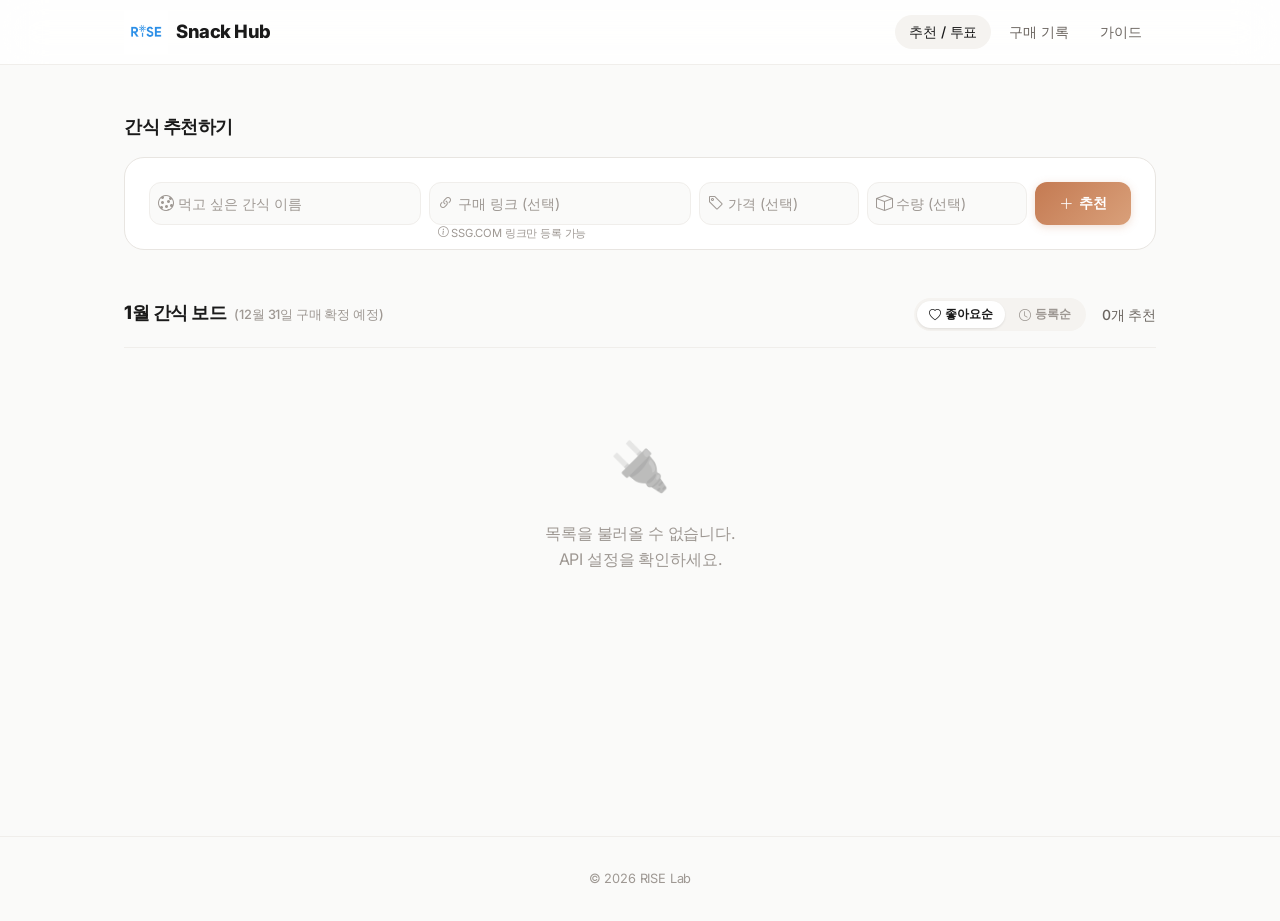
<file: index.html>
<!DOCTYPE html>
<html lang="ko">
<head>
  <meta charset="utf-8">
  <meta name="viewport" content="width=device-width, initial-scale=1">
  <meta name="color-scheme" content="light">
  <title>RISE Lab Snack Hub</title>
  <link rel="preconnect" href="https://fonts.googleapis.com">
  <link rel="preconnect" href="https://fonts.gstatic.com" crossorigin>
  <link href="https://fonts.googleapis.com/css2?family=Inter:wght@300;400;500;600;700;800;900&display=swap" rel="stylesheet">
  <link rel="stylesheet" href="https://cdn.jsdelivr.net/npm/bootstrap-icons@1.11.3/font/bootstrap-icons.min.css">
  <link rel="stylesheet" href="css/style.css">
</head>
<body>

<header class="glass-nav">
  <div class="container nav-inner">
    <a href="index.html" class="logo">
      <img src="assets/rise-logo.png" alt="RISE" class="logo-img">
      <span class="logo-text">Snack Hub</span>
    </a>
    <nav class="nav-links" id="nav-links">
      <a href="index.html" class="nav-link active">추천 / 투표</a>
      <a href="history.html" class="nav-link">구매 기록</a>
      <a href="guide.html" class="nav-link">가이드</a>
    </nav>
    <button class="nav-toggle" id="nav-toggle" aria-label="메뉴">
      <i class="bi bi-list"></i>
    </button>
  </div>
</header>

<main class="main-content">
  <div class="container">

    <h2 class="section-label">간식 추천하기</h2>
    <div class="suggest-bar">
      <form id="suggest-form" class="suggest-form">
        <div class="suggest-form-row">
          <div class="suggest-input-group grow">
            <i class="bi bi-cookie"></i>
            <input type="text" class="suggest-input" id="input-snack" required placeholder="먹고 싶은 간식 이름">
          </div>
          <div class="suggest-input-group">
            <i class="bi bi-link-45deg"></i>
            <input type="url" class="suggest-input" id="input-link" placeholder="구매 링크 (선택)">
            <span class="input-hint"><i class="bi bi-info-circle"></i> SSG.COM 링크만 등록 가능</span>
          </div>
          <div class="suggest-input-group medium">
            <i class="bi bi-tag"></i>
            <input type="number" class="suggest-input" id="input-price" placeholder="가격 (선택)" min="0">
          </div>
          <div class="suggest-input-group medium">
            <i class="bi bi-box"></i>
            <input type="number" class="suggest-input" id="input-qty" placeholder="수량 (선택)" min="1">
          </div>
          <button type="submit" class="btn-suggest" id="btn-suggest">
            <i class="bi bi-plus-lg"></i>
            <span class="btn-suggest-text">추천</span>
          </button>
        </div>
      </form>
    </div>

    <div id="confirmed-section" class="confirmed-section" style="display:none;">
      <h3 class="confirmed-section-title"><i class="bi bi-bag-check-fill"></i> 이번 달 확정 간식</h3>
      <div id="confirmed-list" class="confirmed-list"></div>
    </div>

    <div class="board-header">
      <div class="board-header-left">
        <h2 class="board-title" id="month-title">간식 보드</h2>
        <span class="board-subtitle" id="month-deadline"></span>
      </div>
      <div class="board-header-right">
        <div class="sort-toggle">
          <button class="sort-btn active" id="sort-votes"><i class="bi bi-heart"></i> 좋아요순</button>
          <button class="sort-btn" id="sort-date"><i class="bi bi-clock"></i> 등록순</button>
        </div>
        <span class="board-count" id="suggestion-count">0개 추천</span>
      </div>
    </div>

    <div id="suggestions-list">
      <div class="board-empty">
        <div class="empty-icon">🍪</div>
        <p>아직 추천된 간식이 없습니다.<br>위에서 첫 번째로 추천해보세요!</p>
      </div>
    </div>

  </div>
</main>

<footer class="footer">
  <div class="container footer-inner">
    <span class="footer-copy">&copy; 2026 RISE Lab</span>
  </div>
</footer>

<div id="toast" class="toast-notification" aria-live="polite">
  <div class="toast-icon" id="toast-icon"><i class="bi bi-check-circle-fill"></i></div>
  <span id="toast-body">알림</span>
</div>

<script src="js/config.js"></script>
<script src="js/api.js"></script>
<script src="js/app.js"></script>
</body>
</html>
</file>
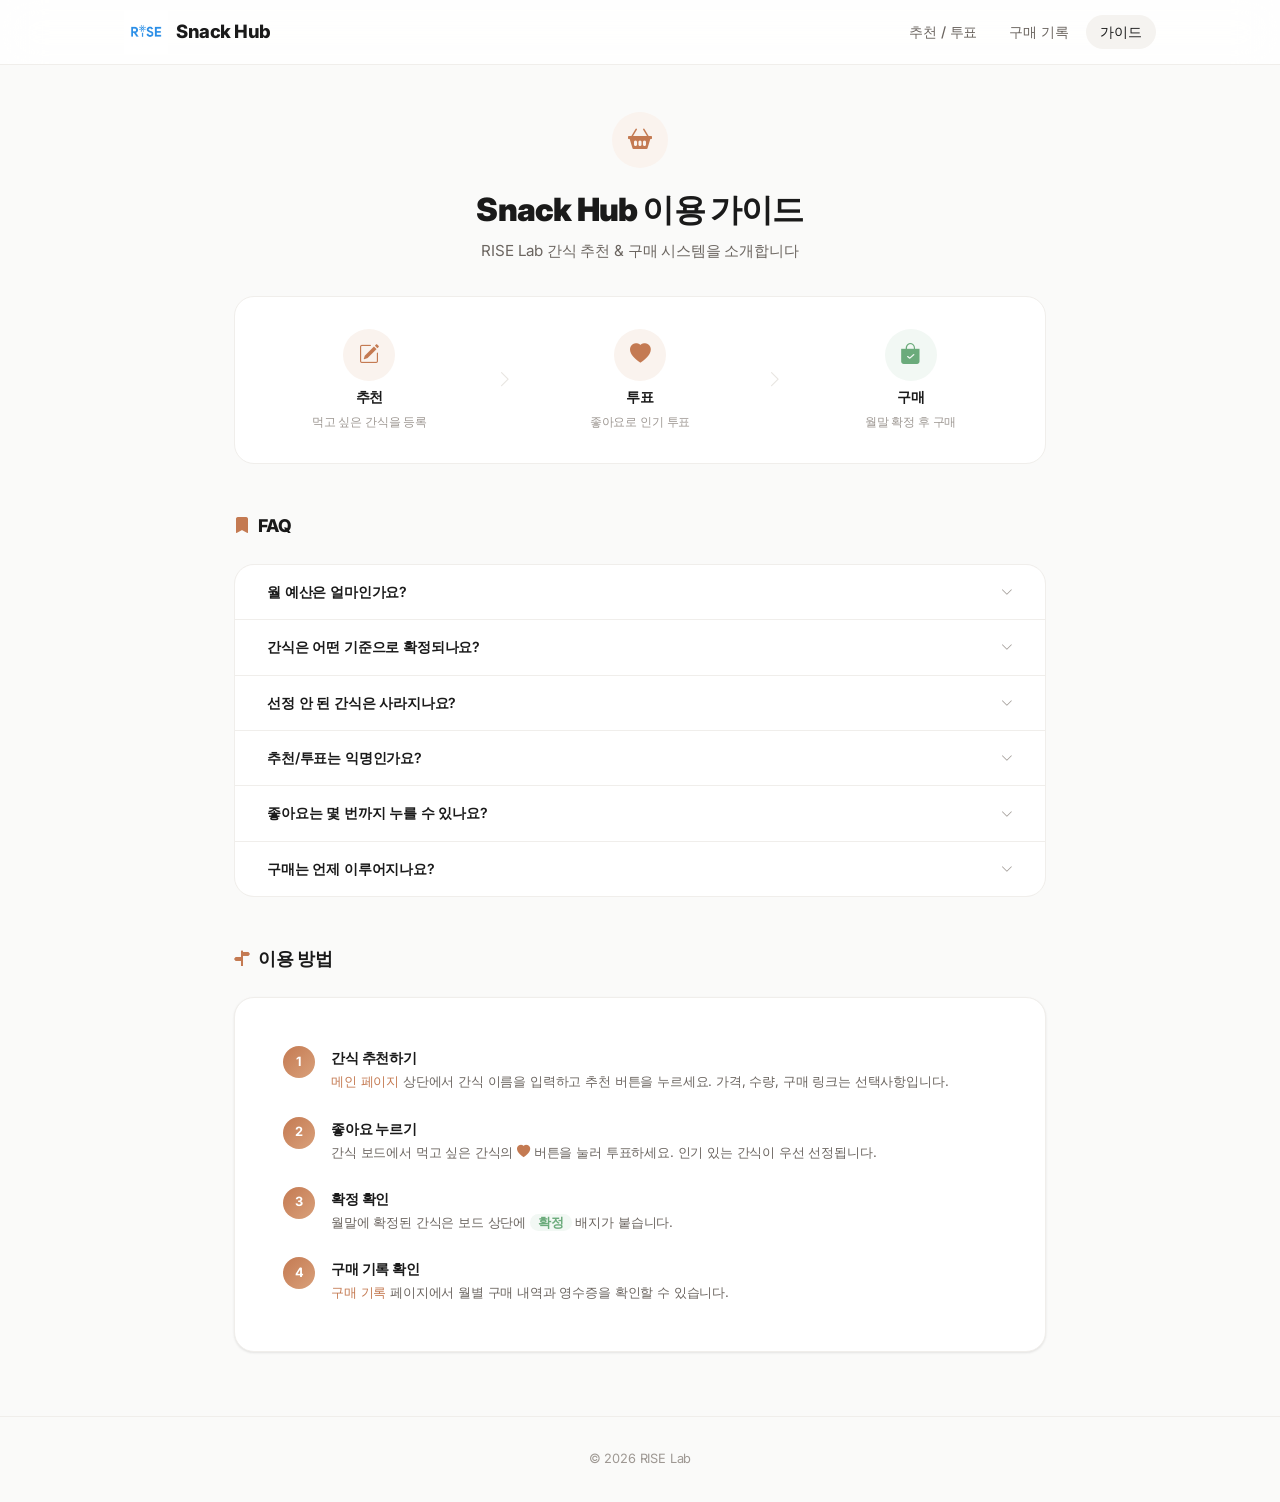
<file: guide.html>
<!DOCTYPE html>
<html lang="ko">
<head>
  <meta charset="utf-8">
  <meta name="viewport" content="width=device-width, initial-scale=1">
  <meta name="color-scheme" content="light">
  <title>가이드 — RISE Lab Snack Hub</title>
  <link rel="preconnect" href="https://fonts.googleapis.com">
  <link rel="preconnect" href="https://fonts.gstatic.com" crossorigin>
  <link href="https://fonts.googleapis.com/css2?family=Inter:wght@300;400;500;600;700;800;900&display=swap" rel="stylesheet">
  <link rel="stylesheet" href="https://cdn.jsdelivr.net/npm/bootstrap-icons@1.11.3/font/bootstrap-icons.min.css">
  <link rel="stylesheet" href="css/style.css">
</head>
<body>

<header class="glass-nav">
  <div class="container nav-inner">
    <a href="index.html" class="logo">
      <img src="assets/rise-logo.png" alt="RISE" class="logo-img">
      <span class="logo-text">Snack Hub</span>
    </a>
    <nav class="nav-links" id="nav-links">
      <a href="index.html" class="nav-link">추천 / 투표</a>
      <a href="history.html" class="nav-link">구매 기록</a>
      <a href="guide.html" class="nav-link active">가이드</a>
    </nav>
    <button class="nav-toggle" id="nav-toggle" aria-label="메뉴">
      <i class="bi bi-list"></i>
    </button>
  </div>
</header>

<main class="main-content">
  <div class="container guide-container">

    <!-- Hero -->
    <div class="guide-hero">
      <div class="guide-hero-icon"><i class="bi bi-basket2-fill"></i></div>
      <h1 class="guide-title">Snack Hub 이용 가이드</h1>
      <p class="guide-desc">RISE Lab 간식 추천 & 구매 시스템을 소개합니다</p>
    </div>

    <!-- How it works - 3 steps -->
    <div class="guide-flow">
      <div class="guide-flow-step">
        <div class="flow-icon"><i class="bi bi-pencil-square"></i></div>
        <div class="flow-label">추천</div>
        <p class="flow-desc">먹고 싶은 간식을 등록</p>
      </div>
      <div class="guide-flow-arrow"><i class="bi bi-chevron-right"></i></div>
      <div class="guide-flow-step">
        <div class="flow-icon heart"><i class="bi bi-heart-fill"></i></div>
        <div class="flow-label">투표</div>
        <p class="flow-desc">좋아요로 인기 투표</p>
      </div>
      <div class="guide-flow-arrow"><i class="bi bi-chevron-right"></i></div>
      <div class="guide-flow-step">
        <div class="flow-icon green"><i class="bi bi-bag-check-fill"></i></div>
        <div class="flow-label">구매</div>
        <p class="flow-desc">월말 확정 후 구매</p>
      </div>
    </div>

    <!-- FAQ -->
    <h2 class="guide-section-title"><i class="bi bi-bookmark-fill"></i> FAQ</h2>
    <div class="faq-list">

      <details class="faq-item">
        <summary class="faq-question">
          <span>월 예산은 얼마인가요?</span>
          <i class="bi bi-chevron-down faq-chevron"></i>
        </summary>
        <div class="faq-answer">매월 최대 <strong>20만원</strong>까지 간식 구매가 가능합니다.</div>
      </details>

      <details class="faq-item">
        <summary class="faq-question">
          <span>간식은 어떤 기준으로 확정되나요?</span>
          <i class="bi bi-chevron-down faq-chevron"></i>
        </summary>
        <div class="faq-answer"><strong>좋아요 수</strong> 순으로 확정되며, 동률일 경우 <strong>등록 일자</strong>가 빠른 순으로 선정됩니다.</div>
      </details>

      <details class="faq-item">
        <summary class="faq-question">
          <span>선정 안 된 간식은 사라지나요?</span>
          <i class="bi bi-chevron-down faq-chevron"></i>
        </summary>
        <div class="faq-answer">아닙니다. 선정되지 못한 품목은 <strong>다음 달로 자동 이월</strong>되어 다시 투표 대상에 포함됩니다.</div>
      </details>

      <details class="faq-item">
        <summary class="faq-question">
          <span>추천/투표는 익명인가요?</span>
          <i class="bi bi-chevron-down faq-chevron"></i>
        </summary>
        <div class="faq-answer">네. 추천과 투표는 모두 <strong>익명</strong>으로 처리됩니다. 로그인 없이 누구나 참여할 수 있으며, 중복 좋아요는 삼가주세요.</div>
      </details>

      <details class="faq-item">
        <summary class="faq-question">
          <span>좋아요는 몇 번까지 누를 수 있나요?</span>
          <i class="bi bi-chevron-down faq-chevron"></i>
        </summary>
        <div class="faq-answer">간식당 <strong>1회</strong> 투표가 가능합니다. 같은 브라우저 기준으로 중복이 방지되며, 다른 브라우저나 시크릿 모드에서는 재투표가 가능하지만 지양 바랍니다.</div>
      </details>

      <details class="faq-item">
        <summary class="faq-question"> 
          <span>구매는 언제 이루어지나요?</span>
          <i class="bi bi-chevron-down faq-chevron"></i>
        </summary>
        <div class="faq-answer">매월 <strong>말일</strong>에 목록이 확정되고, 간식 보드 및 구매 기록이 업데이트됩니다.</div>
      </details>

    </div>

    <!-- Step by step -->
    <h2 class="guide-section-title"><i class="bi bi-signpost-split-fill"></i> 이용 방법</h2>
    <div class="guide-howto">
      <div class="guide-steps">
        <div class="guide-step">
          <div class="step-num">1</div>
          <div class="step-content">
            <h4>간식 추천하기</h4>
            <p><a href="index.html">메인 페이지</a> 상단에서 간식 이름을 입력하고 추천 버튼을 누르세요. 가격, 수량, 구매 링크는 선택사항입니다.</p>
          </div>
        </div>
        <div class="guide-step">
          <div class="step-num">2</div>
          <div class="step-content">
            <h4>좋아요 누르기</h4>
            <p>간식 보드에서 먹고 싶은 간식의 <i class="bi bi-heart-fill" style="color:var(--red)"></i> 버튼을 눌러 투표하세요. 인기 있는 간식이 우선 선정됩니다.</p>
          </div>
        </div>
        <div class="guide-step">
          <div class="step-num">3</div>
          <div class="step-content">
            <h4>확정 확인</h4>
            <p>월말에 확정된 간식은 보드 상단에 <span style="background:var(--green-soft);color:var(--green);padding:1px 8px;border-radius:12px;font-size:0.8rem;font-weight:700">확정</span> 배지가 붙습니다.</p>
          </div>
        </div>
        <div class="guide-step">
          <div class="step-num">4</div>
          <div class="step-content">
            <h4>구매 기록 확인</h4>
            <p><a href="history.html">구매 기록</a> 페이지에서 월별 구매 내역과 영수증을 확인할 수 있습니다.</p>
          </div>
        </div>
      </div>
    </div>

  </div>
</main>

<footer class="footer">
  <div class="container footer-inner">
    <span class="footer-copy">&copy; 2026 RISE Lab</span>
  </div>
</footer>

<script>
  const toggle = document.getElementById('nav-toggle');
  const links = document.getElementById('nav-links');
  toggle.addEventListener('click', () => links.classList.toggle('open'));
  links.querySelectorAll('.nav-link').forEach(a =>
    a.addEventListener('click', () => links.classList.remove('open'))
  );
</script>
</body>
</html>
</file>
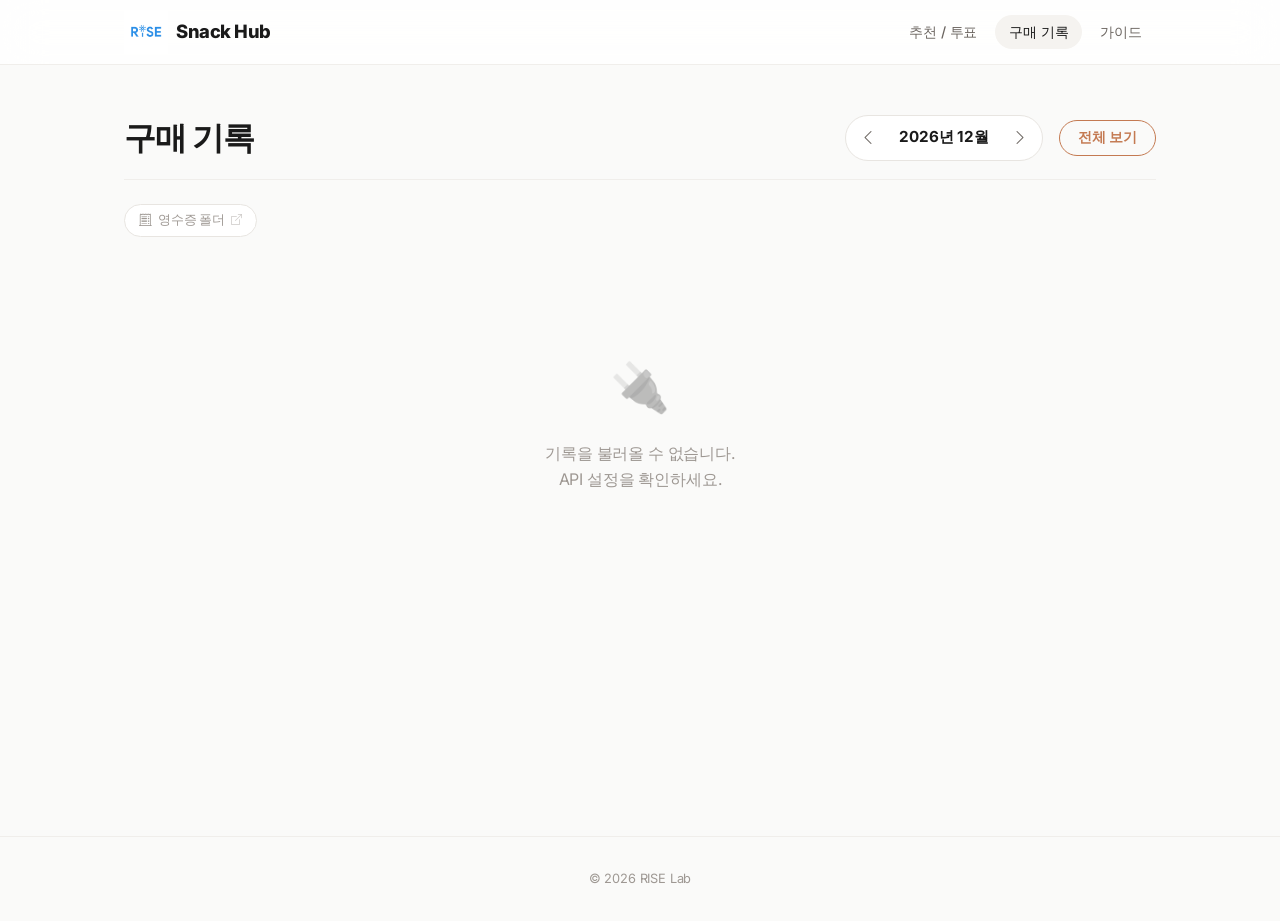
<file: history.html>
<!DOCTYPE html>
<html lang="ko">
<head>
  <meta charset="utf-8">
  <meta name="viewport" content="width=device-width, initial-scale=1">
  <meta name="color-scheme" content="light">
  <title>구매 기록 — RISE Lab Snack Hub</title>
  <link rel="preconnect" href="https://fonts.googleapis.com">
  <link rel="preconnect" href="https://fonts.gstatic.com" crossorigin>
  <link href="https://fonts.googleapis.com/css2?family=Inter:wght@300;400;500;600;700;800;900&display=swap" rel="stylesheet">
  <link rel="stylesheet" href="https://cdn.jsdelivr.net/npm/bootstrap-icons@1.11.3/font/bootstrap-icons.min.css">
  <link rel="stylesheet" href="css/style.css">
</head>
<body>

<!-- Navigation -->
<header class="glass-nav">
  <div class="container nav-inner">
    <a href="index.html" class="logo">
      <img src="assets/rise-logo.png" alt="RISE" class="logo-img">
      <span class="logo-text">Snack Hub</span>
    </a>
    <nav class="nav-links" id="nav-links">
      <a href="index.html" class="nav-link">추천 / 투표</a>
      <a href="history.html" class="nav-link active">구매 기록</a>
      <a href="guide.html" class="nav-link">가이드</a>
    </nav>
    <button class="nav-toggle" id="nav-toggle" aria-label="메뉴">
      <i class="bi bi-list"></i>
    </button>
  </div>
</header>

<main class="main-content">
  <div class="container">

    <!-- Month Navigation -->
    <div class="history-header">
      <h2 class="section-title" style="margin-bottom:0">구매 기록</h2>
      <div class="history-controls">
        <div class="month-selector">
          <button class="month-btn" id="btn-month-prev"><i class="bi bi-chevron-left"></i></button>
          <span class="month-display" id="history-month-display">2026년 4월</span>
          <button class="month-btn" id="btn-month-next"><i class="bi bi-chevron-right"></i></button>
        </div>
        <button class="btn-ghost" id="btn-all-history">전체 보기</button>
      </div>
    </div>

    <!-- Quick Link (receipt) -->
    <a href="#" class="history-receipt-link" id="link-receipt" target="_blank">
      <i class="bi bi-receipt-cutoff"></i>
      <span>영수증 폴더</span>
      <i class="bi bi-box-arrow-up-right" style="font-size:0.7rem;opacity:0.5"></i>
    </a>

    <!-- History List -->
    <div id="history-list" class="board-grid">
      <div class="board-empty">
        <div class="empty-icon">📦</div>
        <p>로딩 중...</p>
      </div>
    </div>

    <!-- Summary -->
    <div class="history-summary" id="history-summary" style="display:none;">
      <div class="summary-item">
        <span class="summary-label">구매 품목</span>
        <span class="summary-value" id="summary-count">0개</span>
      </div>
      <div class="summary-divider"></div>
      <div class="summary-item">
        <span class="summary-label">총 사용 금액</span>
        <span class="summary-value highlight" id="summary-total">₩0</span>
      </div>
    </div>

  </div>
</main>

<footer class="footer">
  <div class="container footer-inner">
    <span class="footer-copy">&copy; 2026 RISE Lab</span>
  </div>
</footer>

<!-- Toast -->
<div id="toast" class="toast-notification" aria-live="polite">
  <div class="toast-icon" id="toast-icon"><i class="bi bi-check-circle-fill"></i></div>
  <span id="toast-body">알림</span>
</div>

<script src="js/config.js"></script>
<script src="js/api.js"></script>
<script src="js/history.js"></script>
</body>
</html>
</file>
<file: css/style.css>
/* ═══════════════════════════════════════════
   RISE Lab Snack Hub — Design System

   Philosophy:
   "Simplicity is the ultimate sophistication."

   Every pixel earns its place. White space breathes.
   Color is intentional. Motion is purposeful.
   ═══════════════════════════════════════════ */

/* ─── Reset & Foundation ─── */
*, *::before, *::after {
  margin: 0;
  padding: 0;
  box-sizing: border-box;
}

:root {
  color-scheme: light;
  /* Palette — warm, inviting, snack-like */
  --bg:        #fafaf9;
  --bg-alt:    #f5f3f0;
  --surface:   #ffffff;
  --border:    #e8e5e1;
  --border-light: #f0eeeb;

  --text:      #1a1a1a;
  --text-secondary: #6b6560;
  --text-tertiary:  #9e9893;

  --accent:    #c47a52;
  --accent-soft: #faf3ee;
  --blue:      #6b9fcc;
  --blue-soft: #f0f5fa;
  --green:     #6bab7b;
  --green-soft:#f2f8f4;
  --red:       #c47a52;
  --red-soft:  #faf3ee;
  --purple:    #9b8bb8;
  --purple-soft:#f5f3f8;
  --amber:     #c9a254;
  --amber-soft:#faf6ee;

  /* Gradient */
  --gradient:  linear-gradient(135deg, #c47a52, #d9a07a);
  --gradient-hero: linear-gradient(160deg, #1a1a1a 0%, #2d2520 100%);

  /* Typography */
  --font: 'Inter', -apple-system, BlinkMacSystemFont, 'Segoe UI', sans-serif;
  --tracking-tight: -0.025em;
  --tracking-normal: -0.01em;

  /* Spacing */
  --space-xs:  0.25rem;
  --space-sm:  0.5rem;
  --space-md:  1rem;
  --space-lg:  1.5rem;
  --space-xl:  2rem;
  --space-2xl: 3rem;
  --space-3xl: 4rem;
  --space-4xl: 6rem;

  /* Radius */
  --radius-sm: 8px;
  --radius-md: 12px;
  --radius-lg: 16px;
  --radius-xl: 20px;
  --radius-full: 100px;

  /* Shadow — layered for depth */
  --shadow-sm:  0 1px 2px rgba(0,0,0,0.04), 0 1px 3px rgba(0,0,0,0.06);
  --shadow-md:  0 4px 6px rgba(0,0,0,0.04), 0 2px 4px rgba(0,0,0,0.06);
  --shadow-lg:  0 10px 25px rgba(0,0,0,0.06), 0 4px 10px rgba(0,0,0,0.04);
  --shadow-xl:  0 20px 50px rgba(0,0,0,0.08), 0 8px 20px rgba(0,0,0,0.04);

  /* Transition */
  --ease: cubic-bezier(0.4, 0, 0.2, 1);
  --duration: 0.2s;
}

html {
  scroll-behavior: smooth;
  scroll-padding-top: 80px;
}

body {
  font-family: var(--font);
  background: var(--bg);
  color: var(--text);
  line-height: 1.6;
  letter-spacing: var(--tracking-normal);
  -webkit-font-smoothing: antialiased;
  -moz-osx-font-smoothing: grayscale;
}

.container {
  max-width: 1080px;
  margin: 0 auto;
  padding: 0 var(--space-lg);
}

a { color: inherit; text-decoration: none; }

/* ─── Main Content ─── */
.main-content {
  padding-top: calc(64px + var(--space-2xl));
  padding-bottom: var(--space-3xl);
  min-height: calc(100vh - 64px);
}

/* ─── Glass Navigation ─── */
.glass-nav {
  position: fixed;
  top: 0;
  left: 0;
  right: 0;
  z-index: 100;
  background: rgba(255, 255, 255, 0.82);
  backdrop-filter: blur(20px) saturate(180%);
  -webkit-backdrop-filter: blur(20px) saturate(180%);
  border-bottom: 1px solid var(--border-light);
}

.nav-inner {
  display: flex;
  align-items: center;
  justify-content: space-between;
  height: 64px;
}

.logo {
  display: flex;
  align-items: center;
  gap: var(--space-sm);
  font-weight: 800;
  font-size: 1.15rem;
  letter-spacing: var(--tracking-tight);
}

.logo-img {
  height: 44px;
  width: auto;
  object-fit: contain;
}

.footer-logo-img {
  height: 24px;
  width: auto;
  object-fit: contain;
  vertical-align: middle;
}

.nav-links {
  display: flex;
  align-items: center;
  gap: var(--space-xs);
}

.nav-link {
  padding: 6px 14px;
  font-size: 0.875rem;
  font-weight: 500;
  color: var(--text-secondary);
  border-radius: var(--radius-full);
  transition: all var(--duration) var(--ease);
}

.nav-link:hover,
.nav-link.active {
  color: var(--text);
  background: var(--bg-alt);
}

.nav-admin {
  color: var(--accent);
  font-weight: 600;
}

.nav-toggle {
  display: none;
  background: none;
  border: none;
  font-size: 1.5rem;
  cursor: pointer;
  color: var(--text);
}

/* ─── Section Label ─── */
.section-label {
  font-size: 1.15rem;
  font-weight: 800;
  letter-spacing: var(--tracking-tight);
  margin-bottom: var(--space-md);
  color: var(--text);
}

/* ─── Suggest Bar ─── */
.suggest-bar {
  background: var(--surface);
  border: 1px solid var(--border);
  border-radius: var(--radius-xl);
  padding: var(--space-lg);
  margin-bottom: var(--space-2xl);
}

.suggest-form-row {
  display: flex;
  gap: var(--space-sm);
  align-items: stretch;
}

.suggest-input-group {
  display: flex;
  align-items: center;
  gap: var(--space-xs);
  background: var(--bg);
  border: 1.5px solid var(--border-light);
  border-radius: var(--radius-md);
  padding: 0 var(--space-sm);
  min-width: 0;
  transition: border-color var(--duration) var(--ease);
}

.suggest-input-group:focus-within {
  border-color: var(--accent);
}

.suggest-input-group.grow {
  flex: 2;
}

.suggest-input-group.small {
  flex: 0 0 130px;
}

.suggest-input-group.medium {
  flex: 0 0 160px;
}

.suggest-input-group i {
  color: var(--text-tertiary);
  font-size: 1rem;
  flex-shrink: 0;
}

.suggest-input {
  font-family: var(--font);
  font-size: 0.9rem;
  border: none;
  background: transparent;
  color: var(--text);
  padding: 12px 0;
  width: 100%;
  outline: none;
}

.suggest-input::placeholder {
  color: var(--text-tertiary);
}

.suggest-input-group {
  position: relative;
}

.input-hint {
  position: absolute;
  bottom: -18px;
  left: var(--space-sm);
  font-size: 0.7rem;
  color: var(--text-tertiary);
  white-space: nowrap;
  pointer-events: none;
  display: flex;
  align-items: center;
  gap: 3px;
}

.input-hint i {
  font-size: 0.65rem;
}

.btn-suggest {
  display: inline-flex;
  align-items: center;
  gap: 6px;
  padding: 0 var(--space-lg);
  font-family: var(--font);
  font-size: 0.9rem;
  font-weight: 600;
  color: #fff;
  background: var(--gradient);
  border: none;
  border-radius: var(--radius-md);
  cursor: pointer;
  transition: all var(--duration) var(--ease);
  box-shadow: 0 2px 8px rgba(196,122,82,0.25);
  white-space: nowrap;
  flex-shrink: 0;
}

.btn-suggest:hover {
  transform: translateY(-1px);
  box-shadow: 0 4px 16px rgba(196,122,82,0.35);
}

.btn-suggest:disabled {
  opacity: 0.6;
  cursor: not-allowed;
  transform: none;
}

/* ─── Board Header ─── */
.board-header {
  display: flex;
  align-items: baseline;
  justify-content: space-between;
  gap: var(--space-sm);
  margin-bottom: var(--space-md);
  padding-bottom: var(--space-md);
  border-bottom: 1px solid var(--border-light);
}

.board-header-left {
  display: flex;
  align-items: baseline;
  gap: var(--space-sm);
}

.board-title {
  font-size: 1.15rem;
  font-weight: 800;
  letter-spacing: var(--tracking-tight);
}

.board-subtitle {
  font-size: 0.8rem;
  font-weight: 500;
  color: var(--text-tertiary);
}

.board-header-right {
  display: flex;
  align-items: center;
  gap: var(--space-md);
}

.board-count {
  font-size: 0.8rem;
  font-weight: 500;
  color: var(--text-tertiary);
}

.sort-toggle {
  display: flex;
  background: var(--bg-alt);
  border-radius: var(--radius-full);
  padding: 3px;
  gap: 2px;
}

.sort-btn {
  font-family: var(--font);
  font-size: 0.75rem;
  font-weight: 600;
  color: var(--text-tertiary);
  background: none;
  border: none;
  border-radius: var(--radius-full);
  padding: 5px 12px;
  cursor: pointer;
  transition: all 0.2s var(--ease);
  display: flex;
  align-items: center;
  gap: 4px;
}

.sort-btn:hover {
  color: var(--text-secondary);
}

.sort-btn.active {
  background: var(--surface);
  color: var(--text);
  box-shadow: var(--shadow-sm);
}

/* ─── Board table ─── */
.board-table-wrap {
  overflow-x: auto;
  -webkit-overflow-scrolling: touch;
  border: 1px solid var(--border);
  border-radius: var(--radius-xl);
  background: var(--surface);
}

.board-table {
  width: 100%;
  border-collapse: separate;
  border-spacing: 0;
  font-size: 0.875rem;
}

.board-table thead th {
  background: var(--bg-alt);
  font-size: 0.75rem;
  font-weight: 600;
  color: var(--text-tertiary);
  padding: 10px 12px;
  text-align: left;
  border-bottom: 1px solid var(--border);
  white-space: nowrap;
}

.board-table thead th:first-child { border-radius: var(--radius-xl) 0 0 0; }
.board-table thead th:last-child  { border-radius: 0 var(--radius-xl) 0 0; }

.board-table tbody td {
  padding: 12px;
  border-bottom: 1px solid var(--border-light);
  vertical-align: middle;
}

.board-table tbody tr:last-child td {
  border-bottom: none;
}

.board-table tbody tr:hover {
  background: var(--bg);
}

.board-table tbody tr.row-confirmed {
  background: var(--green-soft);
}

.board-table tbody tr.row-purchased {
  background: var(--blue-soft);
}

.board-table .td-name {
  font-weight: 600;
  white-space: nowrap;
  overflow: hidden;
  text-overflow: ellipsis;
}

.board-table .td-center {
  text-align: center;
}

.board-table .td-price {
  color: var(--text-secondary);
  white-space: nowrap;
}

.board-table .td-date {
  color: var(--text-tertiary);
  font-size: 0.8rem;
  white-space: nowrap;
}

.tbl-badge {
  display: inline-block;
  padding: 2px 8px;
  border-radius: var(--radius-full);
  font-size: 0.75rem;
  font-weight: 700;
}

.tbl-badge.green {
  background: var(--green-soft);
  color: var(--green);
}

.tbl-badge.blue {
  background: var(--blue-soft);
  color: var(--blue);
}

.btn-vote-inline {
  display: inline-flex;
  align-items: center;
  gap: 4px;
  padding: 2px 8px;
  font-family: var(--font);
  font-size: 0.8rem;
  font-weight: 700;
  border-radius: var(--radius-full);
  border: none;
  background: var(--red-soft);
  color: var(--red);
  cursor: pointer;
  transition: all 0.2s var(--ease);
}

.btn-vote-inline:hover {
  background: var(--red);
  color: #fff;
}

.btn-vote-inline.voted {
  background: var(--red);
  color: #fff;
  pointer-events: none;
}

.btn-vote-inline.zero {
  background: var(--bg-alt);
  color: var(--text-tertiary);
}

.btn-vote-inline.zero:hover {
  background: var(--red-soft);
  color: var(--red);
}

.btn-vote-inline i {
  font-size: 0.75rem;
}

.snack-emoji {
  margin-right: 4px;
}

@keyframes spin {
  to { transform: rotate(360deg); }
}
.spin {
  display: inline-block;
  animation: spin 1s linear infinite;
  font-size: 2rem;
  opacity: 0.3;
}

/* ─── Confirmed Section ─── */
.confirmed-section {
  margin-bottom: var(--space-2xl);
}

.confirmed-section-title {
  font-size: 1rem;
  font-weight: 700;
  color: var(--green);
  margin-bottom: var(--space-md);
  display: flex;
  align-items: center;
  gap: 6px;
}

.confirmed-list {
  display: flex;
  flex-wrap: wrap;
  gap: var(--space-sm);
}

.confirmed-chip {
  display: inline-flex;
  align-items: center;
  gap: 6px;
  padding: 8px 16px;
  background: var(--green-soft);
  border: 1px solid rgba(107,171,123,0.25);
  border-radius: var(--radius-full);
  font-size: 0.85rem;
  font-weight: 600;
  color: var(--text);
}

.confirmed-chip .chip-price {
  color: var(--text-secondary);
  font-weight: 500;
}

/* ─── Admin Badge ─── */
.admin-badge {
  display: inline-block;
  background: var(--accent);
  color: #fff;
  font-size: 0.6rem;
  font-weight: 700;
  padding: 2px 8px;
  border-radius: var(--radius-full);
  margin-left: var(--space-xs);
  text-transform: uppercase;
  letter-spacing: 0.05em;
}

/* ─── Admin Page Header ─── */
.admin-page-header {
  display: flex;
  justify-content: space-between;
  align-items: center;
  margin-bottom: var(--space-xl);
  padding: var(--space-lg) 0;
}

.admin-page-header h1 {
  font-size: 1.5rem;
  font-weight: 800;
}

/* ─── History Header ─── */
.history-header {
  display: flex;
  justify-content: space-between;
  align-items: center;
  margin-bottom: var(--space-lg);
  padding-bottom: var(--space-md);
  border-bottom: 1px solid var(--border-light);
  flex-wrap: wrap;
  gap: var(--space-md);
}

.history-receipt-link {
  display: inline-flex;
  align-items: center;
  gap: 6px;
  font-size: 0.8rem;
  font-weight: 500;
  color: var(--text-tertiary);
  text-decoration: none;
  padding: 5px 14px;
  border-radius: var(--radius-full);
  background: var(--surface);
  border: 1px solid var(--border);
  transition: all 0.2s var(--ease);
  margin-bottom: var(--space-xl);
}

.history-receipt-link:hover {
  color: var(--accent);
  border-color: var(--accent);
  background: var(--accent-soft);
}

/* ─── Quick Links ─── */
.quick-links {
  display: grid;
  grid-template-columns: repeat(auto-fit, minmax(280px, 1fr));
  gap: var(--space-md);
  margin-top: var(--space-xl);
}

/* ─── Hero / Dashboard ─── */
.hero-section {
  position: relative;
  background: var(--gradient-hero);
  padding: calc(64px + var(--space-3xl)) 0 var(--space-3xl);
  overflow: hidden;
  color: #fff;
}

.hero-content {
  text-align: center;
  margin-bottom: var(--space-2xl);
  position: relative;
  z-index: 2;
}

.hero-eyebrow {
  font-size: 0.875rem;
  font-weight: 600;
  text-transform: uppercase;
  letter-spacing: 0.08em;
  color: rgba(255,255,255,0.5);
  margin-bottom: var(--space-sm);
}

.hero-title {
  font-size: clamp(2rem, 5vw, 3.2rem);
  font-weight: 900;
  letter-spacing: var(--tracking-tight);
  line-height: 1.15;
  margin-bottom: var(--space-md);
}

.gradient-text {
  background: linear-gradient(135deg, #c47a52, #d9a07a);
  -webkit-background-clip: text;
  -webkit-text-fill-color: transparent;
  background-clip: text;
}

.hero-desc {
  font-size: 1.1rem;
  color: rgba(255,255,255,0.6);
  font-weight: 400;
}

.hero-bg-glow {
  position: absolute;
  top: -50%;
  right: -20%;
  width: 600px;
  height: 600px;
  background: radial-gradient(circle, rgba(196,122,82,0.15) 0%, transparent 70%);
  pointer-events: none;
  z-index: 1;
}

/* Stats Grid */
.stats-grid {
  display: grid;
  grid-template-columns: repeat(4, 1fr);
  gap: var(--space-md);
  position: relative;
  z-index: 2;
}

.stat-card {
  background: rgba(255,255,255,0.08);
  backdrop-filter: blur(10px);
  border: 1px solid rgba(255,255,255,0.1);
  border-radius: var(--radius-lg);
  padding: var(--space-lg);
  display: flex;
  align-items: center;
  gap: var(--space-md);
  transition: all var(--duration) var(--ease);
}

.stat-card:hover {
  background: rgba(255,255,255,0.12);
  transform: translateY(-2px);
}

.stat-icon {
  width: 44px;
  height: 44px;
  border-radius: var(--radius-md);
  display: flex;
  align-items: center;
  justify-content: center;
  font-size: 1.2rem;
  flex-shrink: 0;
}

.stat-icon.blue   { background: rgba(107,159,204,0.2); color: #a8c8e4; }
.stat-icon.red    { background: rgba(196,122,82,0.2); color: #d9a07a; }
.stat-icon.green  { background: rgba(107,171,123,0.2); color: #a8d5b8; }
.stat-icon.purple { background: rgba(155,139,184,0.2); color: #c8bfda; }

.stat-info {
  display: flex;
  flex-direction: column;
  min-width: 0;
}

.stat-label {
  font-size: 0.75rem;
  font-weight: 500;
  color: rgba(255,255,255,0.45);
  text-transform: uppercase;
  letter-spacing: 0.04em;
}

.stat-value {
  font-size: 1.25rem;
  font-weight: 700;
  letter-spacing: var(--tracking-tight);
  white-space: nowrap;
}

.stat-status {
  font-size: 0.95rem;
}

/* ─── Sections ─── */
.section {
  padding: var(--space-4xl) 0;
}

.section-alt {
  background: var(--bg-alt);
}

.section-header {
  text-align: center;
  margin-bottom: var(--space-2xl);
}

.section-badge {
  display: inline-block;
  background: var(--accent-soft);
  color: var(--accent);
  font-size: 0.7rem;
  font-weight: 700;
  padding: 4px 12px;
  border-radius: var(--radius-full);
  letter-spacing: 0.08em;
  margin-bottom: var(--space-sm);
}

.section-badge.hot {
  background: var(--red-soft);
  color: var(--red);
}

.section-badge.archive {
  background: var(--purple-soft);
  color: var(--purple);
}

.section-title {
  font-size: clamp(1.5rem, 3vw, 2rem);
  font-weight: 800;
  letter-spacing: var(--tracking-tight);
  margin-bottom: var(--space-sm);
}

.section-desc {
  color: var(--text-secondary);
  font-size: 0.95rem;
  max-width: 480px;
  margin: 0 auto;
}

/* ─── Form Card ─── */
.form-card {
  background: var(--surface);
  border-radius: var(--radius-xl);
  padding: var(--space-2xl);
  box-shadow: var(--shadow-lg);
  border: 1px solid var(--border-light);
  max-width: 680px;
  margin: 0 auto;
}

.form-grid {
  display: grid;
  grid-template-columns: 1fr 1fr;
  gap: var(--space-lg);
  margin-bottom: var(--space-xl);
}

.form-group {
  display: flex;
  flex-direction: column;
  gap: var(--space-xs);
}

.form-group.full-width {
  grid-column: 1 / -1;
}

.form-label {
  font-size: 0.825rem;
  font-weight: 600;
  color: var(--text-secondary);
  display: flex;
  align-items: center;
  gap: 6px;
}

.form-label i {
  font-size: 0.9rem;
  opacity: 0.5;
}

.required {
  color: var(--red);
  font-weight: 700;
}

.optional {
  color: var(--text-tertiary);
  font-weight: 400;
  font-size: 0.75rem;
}

.form-input {
  font-family: var(--font);
  font-size: 0.925rem;
  padding: 12px 16px;
  border: 1.5px solid var(--border);
  border-radius: var(--radius-md);
  background: var(--bg);
  color: var(--text);
  transition: all var(--duration) var(--ease);
  outline: none;
}

.form-input::placeholder {
  color: var(--text-tertiary);
}

.form-input:focus {
  border-color: var(--accent);
  background: var(--surface);
  box-shadow: 0 0 0 3px var(--accent-soft);
}

textarea.form-input {
  resize: vertical;
  min-height: 64px;
}

.btn-primary-custom {
  display: inline-flex;
  align-items: center;
  gap: 8px;
  padding: 12px 28px;
  font-family: var(--font);
  font-size: 0.925rem;
  font-weight: 600;
  color: #fff;
  background: var(--gradient);
  border: none;
  border-radius: var(--radius-full);
  cursor: pointer;
  transition: all var(--duration) var(--ease);
  box-shadow: 0 2px 8px rgba(196,122,82,0.25);
}

.btn-primary-custom:hover {
  transform: translateY(-1px);
  box-shadow: 0 4px 16px rgba(196,122,82,0.35);
}

.btn-primary-custom:active {
  transform: translateY(0);
}

.btn-primary-custom:disabled {
  opacity: 0.6;
  cursor: not-allowed;
  transform: none;
}

/* ─── Suggestion Board ─── */
.board-meta {
  display: flex;
  justify-content: space-between;
  align-items: center;
  margin-bottom: var(--space-lg);
}

.board-count {
  font-size: 0.875rem;
  font-weight: 500;
  color: var(--text-secondary);
  display: flex;
  align-items: center;
  gap: 6px;
}

.board-grid {
  display: grid;
  grid-template-columns: repeat(auto-fill, minmax(300px, 1fr));
  gap: var(--space-md);
  margin-top: var(--space-md);
}

.board-empty {
  grid-column: 1 / -1;
  text-align: center;
  padding: var(--space-3xl) 0;
  color: var(--text-tertiary);
}

.empty-icon {
  font-size: 3rem;
  margin-bottom: var(--space-md);
  opacity: 0.4;
}

/* Snack Card */
.snack-card {
  background: var(--surface);
  border-radius: var(--radius-lg);
  padding: var(--space-lg);
  border: 1px solid var(--border-light);
  box-shadow: var(--shadow-sm);
  transition: all 0.25s var(--ease);
  position: relative;
  overflow: hidden;
}

.snack-card:hover {
  box-shadow: 0 4px 20px rgba(0,0,0,0.10);
  transform: translateY(-2px);
}

.snack-card.confirmed {
  border-color: rgba(107,171,123,0.25);
}

.snack-card-header {
  display: flex;
  justify-content: space-between;
  align-items: flex-start;
  margin-bottom: var(--space-sm);
  gap: var(--space-sm);
}

.snack-name {
  font-size: 1rem;
  font-weight: 700;
  letter-spacing: var(--tracking-tight);
}

.snack-badges {
  display: flex;
  gap: 4px;
  flex-shrink: 0;
}

.badge-confirmed {
  background: var(--green-soft);
  color: var(--green);
  font-size: 0.7rem;
  font-weight: 700;
  padding: 2px 8px;
  border-radius: var(--radius-full);
}

.badge-carryover {
  background: var(--amber-soft);
  color: #b45309;
  font-size: 0.7rem;
  font-weight: 700;
  padding: 2px 8px;
  border-radius: var(--radius-full);
}

.snack-price {
  display: inline-block;
  background: var(--bg-alt);
  color: var(--text-secondary);
  font-size: 0.8rem;
  font-weight: 600;
  padding: 3px 10px;
  border-radius: var(--radius-full);
  margin-bottom: var(--space-sm);
}

.snack-reason {
  font-size: 0.85rem;
  color: var(--text-secondary);
  margin-bottom: var(--space-md);
  line-height: 1.5;
}

.snack-footer {
  display: flex;
  justify-content: space-between;
  align-items: center;
  padding-top: var(--space-sm);
  border-top: 1px solid var(--border-light);
}

.snack-meta {
  font-size: 0.75rem;
  color: var(--text-tertiary);
  display: flex;
  align-items: center;
  gap: 6px;
}

.snack-meta a {
  color: var(--accent);
  font-weight: 500;
}

/* Vote Button */
.btn-vote {
  display: inline-flex;
  align-items: center;
  gap: 6px;
  padding: 6px 14px;
  font-family: var(--font);
  font-size: 0.85rem;
  font-weight: 600;
  border: 1.5px solid var(--border);
  border-radius: var(--radius-full);
  background: var(--surface);
  color: var(--text-secondary);
  cursor: pointer;
  transition: all 0.25s var(--ease);
  user-select: none;
}

.btn-vote:hover {
  border-color: var(--red);
  color: var(--red);
  background: var(--red-soft);
}

.btn-vote.voted {
  border-color: transparent;
  background: var(--red);
  color: #fff;
  pointer-events: none;
}

.btn-vote.zero {
  border-color: var(--border-light);
  background: var(--surface);
  color: var(--text-tertiary);
}

.btn-vote i {
  font-size: 0.9rem;
  transition: transform 0.3s var(--ease);
}

.btn-vote:hover i {
  transform: scale(1.15);
}

/* ─── Purchase History ─── */
.history-controls {
  display: flex;
  align-items: center;
  gap: var(--space-md);
}

.month-selector {
  display: flex;
  align-items: center;
  gap: var(--space-sm);
  background: var(--surface);
  border: 1px solid var(--border);
  border-radius: var(--radius-full);
  padding: 4px;
}

.month-btn {
  width: 36px;
  height: 36px;
  border: none;
  background: none;
  border-radius: 50%;
  cursor: pointer;
  display: flex;
  align-items: center;
  justify-content: center;
  font-size: 1rem;
  color: var(--text-secondary);
  transition: all var(--duration) var(--ease);
}

.month-btn:hover {
  background: var(--bg-alt);
  color: var(--text);
}

.month-display {
  font-size: 0.95rem;
  font-weight: 700;
  min-width: 100px;
  text-align: center;
}

.btn-ghost {
  font-family: var(--font);
  font-size: 0.85rem;
  font-weight: 600;
  color: var(--accent);
  background: none;
  border: 1.5px solid var(--accent);
  border-radius: var(--radius-full);
  padding: 8px 18px;
  cursor: pointer;
  transition: all var(--duration) var(--ease);
}

.btn-ghost:hover {
  background: var(--accent-soft);
}

.btn-ghost.active {
  background: var(--accent);
  color: #fff;
}

.history-grid {
  display: grid;
  grid-template-columns: repeat(auto-fill, minmax(300px, 1fr));
  gap: var(--space-md);
}

/* History Card */
.history-card {
  background: var(--surface);
  border-radius: var(--radius-lg);
  padding: var(--space-lg);
  border: 1px solid var(--border-light);
  box-shadow: var(--shadow-sm);
  display: flex;
  align-items: center;
  gap: var(--space-md);
  transition: all var(--duration) var(--ease);
}

.history-card:hover {
  box-shadow: 0 4px 20px rgba(0,0,0,0.08);
}

.history-card-icon {
  width: 48px;
  height: 48px;
  border-radius: var(--radius-md);
  background: var(--bg-alt);
  display: flex;
  align-items: center;
  justify-content: center;
  font-size: 1.5rem;
  flex-shrink: 0;
}

.history-card-info {
  flex: 1;
  min-width: 0;
}

.history-card-name {
  font-weight: 700;
  font-size: 0.95rem;
  margin-bottom: 2px;
}

.history-card-detail {
  font-size: 0.8rem;
  color: var(--text-tertiary);
}

.history-card-price {
  font-weight: 700;
  font-size: 1rem;
  white-space: nowrap;
}

/* History Summary */
.history-summary {
  display: flex;
  align-items: center;
  justify-content: center;
  gap: var(--space-xl);
  margin-top: var(--space-xl);
  padding: var(--space-lg) var(--space-xl);
  background: var(--surface);
  border-radius: var(--radius-lg);
  border: 1px solid var(--border-light);
  box-shadow: var(--shadow-sm);
}

.summary-item {
  display: flex;
  flex-direction: column;
  align-items: center;
  gap: 2px;
}

.summary-label {
  font-size: 0.75rem;
  font-weight: 500;
  color: var(--text-tertiary);
  text-transform: uppercase;
  letter-spacing: 0.04em;
}

.summary-value {
  font-size: 1.25rem;
  font-weight: 800;
}

.summary-value.highlight {
  color: var(--accent);
}

.summary-divider {
  width: 1px;
  height: 40px;
  background: var(--border);
}

/* ─── Quick Links ─── */
.links-grid {
  display: grid;
  grid-template-columns: repeat(3, 1fr);
  gap: var(--space-md);
}

.link-card {
  display: flex;
  align-items: center;
  gap: var(--space-md);
  padding: var(--space-lg) var(--space-xl);
  background: var(--surface);
  border-radius: var(--radius-lg);
  border: 1px solid var(--border-light);
  box-shadow: var(--shadow-sm);
  transition: all 0.25s var(--ease);
}

.link-card:hover {
  box-shadow: var(--shadow-lg);
  transform: translateY(-3px);
}

.link-icon {
  width: 48px;
  height: 48px;
  border-radius: var(--radius-md);
  display: flex;
  align-items: center;
  justify-content: center;
  font-size: 1.3rem;
  flex-shrink: 0;
}

.link-icon.green { background: var(--green-soft); color: var(--green); }
.link-icon.amber { background: var(--amber-soft); color: var(--amber); }
.link-icon.blue  { background: var(--blue-soft);  color: var(--blue);  }

.link-info {
  flex: 1;
}

.link-info h4 {
  font-size: 0.95rem;
  font-weight: 700;
  margin-bottom: 2px;
}

.link-info p {
  font-size: 0.8rem;
  color: var(--text-tertiary);
}

.link-arrow {
  color: var(--text-tertiary);
  font-size: 1.1rem;
  transition: transform 0.25s var(--ease);
}

.link-card:hover .link-arrow {
  transform: translateX(4px);
  color: var(--accent);
}

/* ─── Guide Page ─── */
.guide-container {
  max-width: 860px;
}

.guide-hero {
  text-align: center;
  margin-bottom: var(--space-xl);
}

.guide-hero-icon {
  width: 56px;
  height: 56px;
  border-radius: 50%;
  background: var(--accent-soft);
  color: var(--accent);
  display: inline-flex;
  align-items: center;
  justify-content: center;
  font-size: 1.5rem;
  margin-bottom: var(--space-md);
}

.guide-title {
  font-size: clamp(1.5rem, 3vw, 2rem);
  font-weight: 900;
  letter-spacing: var(--tracking-tight);
  margin-bottom: var(--space-xs);
}

.guide-desc {
  font-size: 0.95rem;
  color: var(--text-secondary);
}

/* Flow: 추천 → 투표 → 구매 */
.guide-flow {
  display: flex;
  align-items: center;
  justify-content: center;
  gap: var(--space-md);
  margin-bottom: var(--space-2xl);
  padding: var(--space-xl) var(--space-lg);
  background: var(--surface);
  border-radius: var(--radius-xl);
  border: 1px solid var(--border-light);
}

.guide-flow-step {
  display: flex;
  flex-direction: column;
  align-items: center;
  gap: var(--space-xs);
  flex: 1;
  text-align: center;
}

.flow-icon {
  width: 52px;
  height: 52px;
  border-radius: 50%;
  background: var(--accent-soft);
  color: var(--accent);
  display: flex;
  align-items: center;
  justify-content: center;
  font-size: 1.3rem;
}
.flow-icon.heart { background: var(--red-soft); color: var(--red); }
.flow-icon.green { background: var(--green-soft); color: var(--green); }

.flow-label {
  font-size: 0.9rem;
  font-weight: 700;
}

.flow-desc {
  font-size: 0.75rem;
  color: var(--text-tertiary);
}

.guide-flow-arrow {
  color: var(--border);
  font-size: 1.1rem;
  flex-shrink: 0;
}

/* Section titles */
.guide-section-title {
  font-size: 1.1rem;
  font-weight: 800;
  margin-bottom: var(--space-lg);
  display: flex;
  align-items: center;
  gap: var(--space-sm);
  color: var(--text-primary);
}

.guide-section-title i {
  color: var(--accent);
  font-size: 1rem;
}

/* FAQ */
.faq-list {
  display: flex;
  flex-direction: column;
  gap: 1px;
  background: var(--border-light);
  border-radius: var(--radius-xl);
  overflow: hidden;
  margin-bottom: var(--space-2xl);
  border: 1px solid var(--border-light);
}

.faq-item {
  background: var(--surface);
}

.faq-question {
  display: flex;
  align-items: center;
  justify-content: space-between;
  padding: var(--space-md) var(--space-xl);
  cursor: pointer;
  font-size: 0.875rem;
  font-weight: 600;
  color: var(--text);
  list-style: none;
  transition: background 0.2s var(--ease);
  user-select: none;
}

.faq-question::-webkit-details-marker { display: none; }

.faq-question:hover {
  background: var(--bg);
}

.faq-chevron {
  font-size: 0.75rem;
  color: var(--text-tertiary);
  transition: transform 0.25s var(--ease);
  flex-shrink: 0;
}

.faq-item[open] .faq-chevron {
  transform: rotate(180deg);
}

.faq-answer {
  padding: 0 var(--space-xl) var(--space-lg);
  font-size: 0.8rem;
  color: var(--text-secondary);
  line-height: 1.65;
}

/* How-to section */
.guide-howto {
  background: var(--surface);
  border-radius: var(--radius-xl);
  padding: var(--space-2xl);
  border: 1px solid var(--border-light);
  box-shadow: var(--shadow-sm);
}

.guide-steps {
  display: flex;
  flex-direction: column;
  gap: var(--space-lg);
}

.guide-step {
  display: flex;
  gap: var(--space-md);
  align-items: flex-start;
}

.step-num {
  width: 32px;
  height: 32px;
  border-radius: 50%;
  background: var(--gradient);
  color: #fff;
  font-size: 0.8rem;
  font-weight: 700;
  display: flex;
  align-items: center;
  justify-content: center;
  flex-shrink: 0;
}

.step-content h4 {
  font-size: 0.9rem;
  font-weight: 700;
  margin-bottom: 2px;
}

.step-content p {
  font-size: 0.825rem;
  color: var(--text-secondary);
  line-height: 1.6;
}

.step-content a {
  color: var(--accent);
  font-weight: 500;
}

.step-content a {
  color: var(--accent);
  font-weight: 500;
}

/* ─── Footer ─── */
.footer {
  padding: var(--space-xl) 0;
  border-top: 1px solid var(--border-light);
}

.footer-inner {
  display: flex;
  justify-content: center;
  align-items: center;
}

.footer-logo {
  font-weight: 800;
  font-size: 0.95rem;
}

.footer-copy {
  font-size: 0.8rem;
  color: var(--text-tertiary);
}

/* ─── Toast ─── */
.toast-notification {
  position: fixed;
  bottom: 24px;
  right: 24px;
  display: flex;
  align-items: center;
  gap: 10px;
  padding: 14px 22px;
  background: var(--text);
  color: #fff;
  border-radius: var(--radius-md);
  font-size: 0.9rem;
  font-weight: 500;
  box-shadow: var(--shadow-xl);
  z-index: 200;
  transform: translateY(120%);
  opacity: 0;
  transition: all 0.35s var(--ease);
  pointer-events: none;
}

.toast-notification.show {
  transform: translateY(0);
  opacity: 1;
}

.toast-notification.error {
  background: var(--red);
}

.toast-icon {
  font-size: 1.1rem;
  display: flex;
}

/* ─── Admin-specific ─── */
.admin-hero {
  background: var(--gradient-hero);
  padding: calc(64px + var(--space-2xl)) 0 var(--space-2xl);
  color: #fff;
  text-align: center;
}

.admin-hero h1 {
  font-size: 1.8rem;
  font-weight: 800;
}

.admin-hero p {
  color: rgba(255,255,255,0.5);
  font-size: 0.9rem;
}

.admin-card {
  background: var(--surface);
  border-radius: var(--radius-xl);
  padding: var(--space-2xl);
  box-shadow: var(--shadow-md);
  border: 1px solid var(--border-light);
  margin-bottom: var(--space-xl);
}

.admin-card-title {
  font-size: 1.15rem;
  font-weight: 700;
  margin-bottom: var(--space-xs);
  display: flex;
  align-items: center;
  gap: 8px;
}

.admin-card-desc {
  font-size: 0.85rem;
  color: var(--text-tertiary);
  margin-bottom: var(--space-lg);
}

.admin-budget-bar {
  display: flex;
  align-items: center;
  gap: var(--space-xl);
  padding: var(--space-md) var(--space-lg);
  background: var(--bg-alt);
  border-radius: var(--radius-md);
  margin-bottom: var(--space-lg);
  flex-wrap: wrap;
}

.budget-item {
  display: flex;
  flex-direction: column;
}

.budget-item-label {
  font-size: 0.7rem;
  font-weight: 600;
  color: var(--text-tertiary);
  text-transform: uppercase;
  letter-spacing: 0.04em;
}

.budget-item-value {
  font-size: 1.1rem;
  font-weight: 700;
}

.budget-item-value.over { color: var(--red); }
.budget-item-value.ok   { color: var(--green); }

.admin-table {
  width: 100%;
  border-collapse: separate;
  border-spacing: 0;
  font-size: 0.875rem;
}

.admin-table thead th {
  background: var(--bg-alt);
  font-size: 0.75rem;
  font-weight: 600;
  color: var(--text-tertiary);
  text-transform: uppercase;
  letter-spacing: 0.04em;
  padding: 10px 12px;
  text-align: left;
  border-bottom: 1px solid var(--border);
}

.admin-table thead th:first-child { border-radius: var(--radius-sm) 0 0 0; }
.admin-table thead th:last-child  { border-radius: 0 var(--radius-sm) 0 0; }

.admin-table tbody td {
  padding: 12px;
  border-bottom: 1px solid var(--border-light);
  vertical-align: middle;
}

.admin-table tbody tr:hover {
  background: var(--bg);
}

.admin-table tbody tr.row-confirmed {
  background: var(--green-soft);
}

.admin-table input[type="number"] {
  font-family: var(--font);
  font-size: 0.85rem;
  padding: 6px 10px;
  border: 1.5px solid var(--border);
  border-radius: var(--radius-sm);
  width: 110px;
  outline: none;
  transition: border-color var(--duration) var(--ease);
}

.admin-table input[type="number"]:focus {
  border-color: var(--accent);
}

.admin-table input[type="checkbox"] {
  width: 18px;
  height: 18px;
  accent-color: var(--accent);
  cursor: pointer;
}

.admin-actions {
  display: flex;
  gap: var(--space-sm);
  flex-wrap: wrap;
  margin-top: var(--space-lg);
}

.btn-toggle-fixed,
.btn-remove-fixed {
  background: none;
  border: none;
  cursor: pointer;
  padding: 4px;
  border-radius: var(--radius-sm);
  transition: background 0.15s;
}

.btn-toggle-fixed:hover,
.btn-remove-fixed:hover {
  background: var(--bg-alt);
}

.row-inactive td {
  opacity: 0.45;
}

.btn-admin {
  display: inline-flex;
  align-items: center;
  gap: 6px;
  padding: 10px 20px;
  font-family: var(--font);
  font-size: 0.875rem;
  font-weight: 600;
  border: none;
  border-radius: var(--radius-full);
  cursor: pointer;
  transition: all var(--duration) var(--ease);
}

.btn-admin:hover {
  transform: translateY(-1px);
}

.btn-admin.green  { background: var(--green);  color: #fff; box-shadow: 0 2px 8px rgba(107,171,123,0.3); }
.btn-admin.amber  { background: var(--amber);  color: #fff; box-shadow: 0 2px 8px rgba(201,162,84,0.3); }
.btn-admin.blue   { background: var(--blue);   color: #fff; box-shadow: 0 2px 8px rgba(107,159,204,0.3); }
.btn-admin.purple { background: var(--purple); color: #fff; box-shadow: 0 2px 8px rgba(155,139,184,0.3); }
.btn-admin.accent { background: var(--accent); color: #fff; box-shadow: 0 2px 8px rgba(255,107,53,0.3); }

/* Confirmed Preview */
.preview-list {
  display: flex;
  flex-direction: column;
  gap: var(--space-sm);
}

.preview-item {
  display: flex;
  justify-content: space-between;
  align-items: center;
  padding: var(--space-sm) var(--space-md);
  background: var(--bg);
  border-radius: var(--radius-sm);
}

.preview-total {
  display: flex;
  justify-content: space-between;
  align-items: center;
  padding: var(--space-md);
  background: var(--accent-soft);
  border-radius: var(--radius-sm);
  font-weight: 700;
  margin-top: var(--space-sm);
}

/* Admin Lock Overlay */
.admin-lock-overlay {
  position: fixed;
  inset: 0;
  z-index: 300;
  background: var(--bg);
  display: flex;
  align-items: center;
  justify-content: center;
}

.admin-lock-card {
  background: var(--surface);
  border-radius: var(--radius-xl);
  padding: var(--space-2xl) var(--space-2xl);
  box-shadow: var(--shadow-lg);
  border: 1px solid var(--border-light);
  text-align: center;
  max-width: 360px;
  width: 100%;
}

.admin-lock-icon {
  font-size: 2.5rem;
  color: var(--accent);
  margin-bottom: var(--space-md);
}

.admin-lock-card h2 {
  font-size: 1.25rem;
  font-weight: 800;
  margin-bottom: var(--space-xs);
}

.admin-lock-card > p {
  font-size: 0.875rem;
  color: var(--text-secondary);
  margin-bottom: var(--space-lg);
}

.admin-lock-form {
  display: flex;
  gap: var(--space-sm);
}

.admin-lock-input {
  flex: 1;
  font-family: var(--font);
  font-size: 0.95rem;
  padding: 10px 16px;
  border: 1.5px solid var(--border);
  border-radius: var(--radius-md);
  background: var(--bg);
  color: var(--text);
  outline: none;
  transition: border-color var(--duration) var(--ease);
}

.admin-lock-input:focus {
  border-color: var(--accent);
  box-shadow: 0 0 0 3px var(--accent-soft);
}

.admin-lock-error {
  font-size: 0.8rem;
  color: var(--red);
  font-weight: 600;
  margin-top: var(--space-md);
}

/* Admin month selector */
.admin-month-input {
  font-family: var(--font);
  font-size: 0.95rem;
  font-weight: 600;
  padding: 10px 16px;
  border: 1.5px solid var(--border);
  border-radius: var(--radius-full);
  background: var(--surface);
  color: var(--text);
  outline: none;
  cursor: pointer;
  transition: border-color var(--duration) var(--ease);
}

.admin-month-input:focus {
  border-color: var(--accent);
}

/* ─── Responsive ─── */
@media (max-width: 768px) {
  .nav-links {
    display: none;
    position: absolute;
    top: 64px;
    left: 0;
    right: 0;
    flex-direction: column;
    background: rgba(255,255,255,0.97);
    backdrop-filter: blur(20px);
    padding: var(--space-md);
    border-bottom: 1px solid var(--border);
    gap: 0;
  }

  .nav-links.open { display: flex; }
  .nav-toggle { display: flex; }

  .nav-link {
    width: 100%;
    padding: 12px 16px;
    border-radius: var(--radius-sm);
  }

  .stats-grid {
    grid-template-columns: 1fr 1fr;
  }

  .form-grid {
    grid-template-columns: 1fr;
  }

  .board-grid,
  .history-grid {
    grid-template-columns: 1fr;
  }

  .links-grid {
    grid-template-columns: 1fr;
  }

  .link-card {
    padding: var(--space-md) var(--space-lg);
  }

  .footer-inner {
    flex-direction: column;
    gap: var(--space-sm);
    text-align: center;
  }

  .suggest-form-row {
    flex-direction: column;
  }

  .suggest-input-group.small,
  .suggest-input-group.medium {
    flex: auto;
  }

  .btn-suggest {
    padding: 12px var(--space-lg);
    justify-content: center;
  }

  .board-header {
    flex-direction: column;
    gap: var(--space-xs);
    align-items: flex-start;
  }

  .board-header-left {
    flex-direction: column;
    gap: 2px;
  }

  .faq-question {
    padding: var(--space-md) var(--space-lg);
  }

  .faq-answer {
    padding: 0 var(--space-lg) var(--space-md);
  }

  .guide-flow {
    gap: var(--space-sm);
    padding: var(--space-lg) var(--space-sm);
  }

  .flow-icon {
    width: 44px;
    height: 44px;
    font-size: 1.1rem;
  }

  .flow-desc {
    display: none;
  }

  .guide-flow-arrow {
    font-size: 0.85rem;
  }

  .guide-howto {
    padding: var(--space-lg);
  }

  .confirmed-list {
    gap: var(--space-xs);
  }

  .confirmed-chip {
    font-size: 0.8rem;
    padding: 6px 12px;
  }

  .admin-page-header {
    flex-direction: column;
    align-items: flex-start;
    gap: var(--space-md);
  }

  .history-header {
    flex-direction: column;
    align-items: flex-start;
  }

  .history-controls {
    flex-direction: column;
    gap: var(--space-sm);
  }

  .history-summary {
    flex-direction: column;
    gap: var(--space-md);
  }

  .summary-divider {
    width: 80px;
    height: 1px;
  }

  .admin-budget-bar {
    gap: var(--space-md);
  }

  .admin-table-wrap {
    overflow-x: auto;
    -webkit-overflow-scrolling: touch;
  }

  .board-table-wrap {
    overflow-x: auto;
    -webkit-overflow-scrolling: touch;
  }
}

@media (max-width: 480px) {
  .stats-grid {
    grid-template-columns: 1fr;
  }

  .hero-title {
    font-size: 1.75rem;
  }

  .form-card {
    padding: var(--space-lg);
  }

  .logo-img {
    height: 34px;
  }

  .section-label,
  .board-title {
    font-size: 1rem;
  }

  .board-subtitle {
    font-size: 0.7rem;
  }

  .suggest-input-group {
    padding: 0 var(--space-xs);
  }

  .suggest-input {
    font-size: 0.85rem;
    padding: 10px 0;
  }

  .snack-card {
    padding: var(--space-md);
  }

  .guide-title {
    font-size: 1.4rem;
  }

  .th-date,
  .td-date {
    display: none;
  }
}

/* ─── Animations ─── */
@keyframes fadeInUp {
  from {
    opacity: 0;
    transform: translateY(16px);
  }
  to {
    opacity: 1;
    transform: translateY(0);
  }
}

.snack-card,
.history-card,
.link-card {
  animation: fadeInUp 0.4s var(--ease) both;
}

.snack-card:nth-child(2) { animation-delay: 0.05s; }
.snack-card:nth-child(3) { animation-delay: 0.10s; }
.snack-card:nth-child(4) { animation-delay: 0.15s; }
.snack-card:nth-child(5) { animation-delay: 0.20s; }
.snack-card:nth-child(6) { animation-delay: 0.25s; }

.history-card:nth-child(2) { animation-delay: 0.05s; }
.history-card:nth-child(3) { animation-delay: 0.10s; }
.history-card:nth-child(4) { animation-delay: 0.15s; }
</file>
